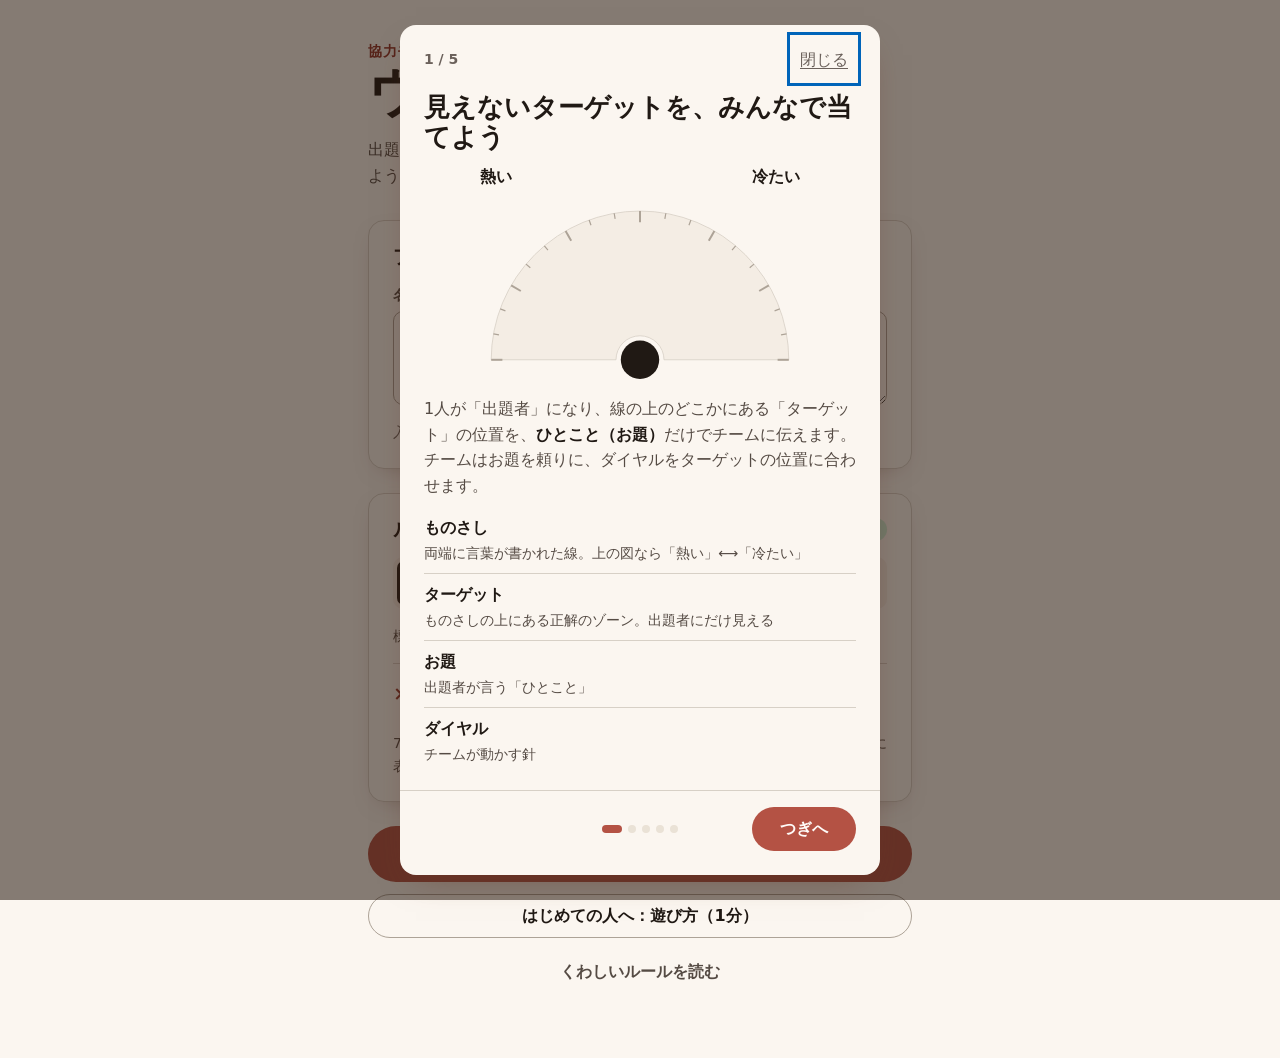
<file: index.html>
<!DOCTYPE html>
<html lang="ja">
<head>
<meta charset="utf-8">
<meta name="viewport" content="width=device-width, initial-scale=1, viewport-fit=cover">
<meta name="theme-color" content="#f7f3ee">
<title>ウェーブレングス — 協力モード</title>
<link rel="stylesheet" href="css/tokens.css">
<link rel="stylesheet" href="css/style.css">
</head>
<body>

<!-- ============================================================
     セットアップ
     ============================================================ -->
<section class="screen screen--setup" data-screen="setup">
  <header class="title">
    <p class="title__kicker">協力モード</p>
    <h1 class="title__name">ウェーブレングス</h1>
    <p class="title__lead">出題者のお題だけを頼りに、みんなでダイヤルを合わせよう。1台の端末を回して遊びます。</p>
  </header>

  <div class="card">
    <h2 class="card__title">プレイヤー</h2>
    <label class="field">
      <span class="field__label">名前（任意・1行に1人）</span>
      <textarea id="players" class="field__input" rows="3" placeholder="さくら&#10;たける&#10;…"></textarea>
    </label>
    <p class="field__help">入力すると出題者が順番に回ります。空欄でも遊べます。</p>
  </div>

  <div class="card">
    <div class="card__head">
      <h2 class="card__title">ルール</h2>
      <span class="badge" id="presetBadge">公式</span>
    </div>

    <div class="segmented" role="group" aria-label="プリセット">
      <button type="button" class="segmented__btn" data-preset="official">公式</button>
      <button type="button" class="segmented__btn" data-preset="easy">かんたん</button>
      <button type="button" class="segmented__btn" data-preset="hard">むずかしい</button>
    </div>
    <p class="preset-desc" id="presetDesc"></p>

    <details class="details" id="settingsDetails">
      <summary class="details__summary">くわしく設定する</summary>
      <p class="field__help">ルールを自分好みに変えられます。1つでも変えると「カスタム」になります。</p>

      <div class="setting">
        <div class="setting__row">
          <label class="setting__label" for="rounds">ラウンド数</label>
          <output class="setting__value" id="roundsValue" for="rounds">7</output>
        </div>
        <input type="range" id="rounds" class="range" min="3" max="15" step="1" value="7" data-setting="rounds">
        <p class="field__help">使うカードの枚数です。多いほど長く遊べます。</p>
      </div>

      <div class="setting">
        <div class="setting__row">
          <label class="setting__label" for="wedgeDeg">ゾーンの広さ</label>
          <output class="setting__value" id="wedgeDegValue" for="wedgeDeg">7°</output>
        </div>
        <input type="range" id="wedgeDeg" class="range" min="4" max="14" step="1" value="7" data-setting="wedgeDeg">
        <div class="dial dial--preview" id="dialPreview" aria-hidden="true"></div>
        <p class="field__help">ターゲットの色のついた部分の広さです。広いほど当てやすくなります。</p>
      </div>

      <div class="setting">
        <div class="setting__row">
          <span class="setting__label">中央ゾーンの点数</span>
        </div>
        <div class="segmented segmented--small" role="group" aria-label="中央ゾーンの点数">
          <button type="button" class="segmented__btn" data-setting="centerPoints" data-value="3">3点</button>
          <button type="button" class="segmented__btn" data-setting="centerPoints" data-value="4">4点</button>
        </div>
        <p class="field__help">ターゲットのど真ん中に当てたときの点数です。</p>
      </div>

      <div class="setting">
        <div class="setting__row">
          <span class="setting__label">外側ゾーンの点数</span>
        </div>
        <div class="segmented segmented--small" role="group" aria-label="外側ゾーンの点数">
          <button type="button" class="segmented__btn" data-setting="outerPoints" data-value="1">1点</button>
          <button type="button" class="segmented__btn" data-setting="outerPoints" data-value="2">2点</button>
        </div>
        <p class="field__help">いちばん外側のゾーンに当てたときの点数です。</p>
      </div>

      <label class="switch">
        <span class="switch__label">中央に当てたらカードを1枚追加</span>
        <input type="checkbox" class="switch__input" id="bonusOnCenter" data-setting="bonusOnCenter">
        <span class="switch__track" aria-hidden="true"></span>
      </label>
      <p class="field__help">中央にぴったり当てると、山札から1枚足されて1ラウンド増えます。</p>

      <label class="switch">
        <span class="switch__label">お題を画面に表示する</span>
        <input type="checkbox" class="switch__input" id="hintOnScreen" data-setting="hintOnScreen">
        <span class="switch__track" aria-hidden="true"></span>
      </label>
      <p class="field__help">オフにすると、出題者はお題を声に出して伝えます（画面には出ません）。</p>

      <label class="switch">
        <span class="switch__label">結果発表の演出（音・振動）</span>
        <input type="checkbox" class="switch__input" id="fxOn">
        <span class="switch__track" aria-hidden="true"></span>
      </label>
      <p class="field__help">静かにしたい教室ではオフにできます。ルールのプリセットには含まれません。</p>
    </details>

    <p class="summary" id="settingsSummary"></p>
  </div>

  <p class="best" id="bestLine" hidden></p>

  <div class="actions">
    <button type="button" class="btn btn--primary btn--big" id="startBtn">はじめる</button>
    <button type="button" class="btn" id="tutorialBtn">はじめての人へ：遊び方（1分）</button>
    <a class="btn btn--ghost" href="rules.html">くわしいルールを読む</a>
  </div>
</section>

<!-- ============================================================
     手渡し（出題者へ）
     ============================================================ -->
<section class="screen screen--cover" data-screen="handoff-psychic" hidden>
  <div class="cover">
    <p class="cover__kicker" id="hpRound">ラウンド 1 / 7</p>
    <p class="cover__who" id="hpWho">出題者</p>
    <p class="cover__msg">に端末を渡してください</p>
    <p class="cover__note">他の人は画面を見ないでください</p>
    <button type="button" class="btn btn--cover btn--big" data-next="psychic">出題者です — 続ける</button>
  </div>
</section>

<!-- ============================================================
     出題者
     ============================================================ -->
<section class="screen screen--psychic" data-screen="psychic" hidden>
  <header class="bar">
    <span class="bar__round" id="pRound">ラウンド 1 / 7</span>
    <span class="bar__role">出題者の画面</span>
    <button type="button" class="bar__help" data-help aria-label="この画面の説明を見る">？</button>
    <button type="button" class="bar__quit" data-quit>中断</button>
  </header>

  <div class="card">
    <h2 class="card__title">ものさしを選ぶ</h2>
    <p class="field__help">2つのうち、お題を出しやすい方をタップしてください。</p>
    <div class="faces">
      <button type="button" class="face" data-face="a">
        <span class="face__side" data-slot="aLeft"></span>
        <span class="face__arrow" aria-hidden="true">⟷</span>
        <span class="face__side" data-slot="aRight"></span>
      </button>
      <button type="button" class="face" data-face="b">
        <span class="face__side" data-slot="bLeft"></span>
        <span class="face__arrow" aria-hidden="true">⟷</span>
        <span class="face__side" data-slot="bRight"></span>
      </button>
    </div>
  </div>

  <div class="card" id="pTargetCard" hidden>
    <h2 class="card__title">ターゲット</h2>
    <div class="dialwrap">
      <div class="dialwrap__ends">
        <span class="dialwrap__end" data-slot="pLeft"></span>
        <span class="dialwrap__end dialwrap__end--right" data-slot="pRight"></span>
      </div>
      <div class="dial" id="dialPsychic"></div>
    </div>
    <p class="field__help">色のついた場所がターゲットです。いちばん濃い色のあたりを、チームに「お題（ひとこと）」で伝えます。</p>

    <label class="field" id="pHintField">
      <span class="field__label">お題（ひとこと）</span>
      <input type="text" id="pHint" class="field__input" maxlength="30" autocomplete="off" placeholder="ターゲットの位置を表すひとこと">
    </label>
    <p class="field__help" id="pHintOral" hidden>お題は声に出して伝えてください。</p>

    <details class="details" id="pTips">
      <summary class="details__summary">お題の考え方・見本を見る</summary>
      <p class="field__help">ターゲットの位置を、ひとことで伝えます。次のことに気をつけると伝わりやすくなります。</p>
      <ul class="tips">
        <li class="tips__item">数字や割合は使わない（例：「70%くらい」）</li>
        <li class="tips__item">「とても」「ちょっと」など、程度の言葉は避ける</li>
        <li class="tips__item">「〜な人」より、ものや人の名前のほうが伝わりやすい</li>
        <li class="tips__item">短く、ひとことで</li>
        <li class="tips__item">自分の感覚ではなく、一緒に遊ぶ人に伝わる言葉を選ぶ</li>
      </ul>
      <div id="pSamples" hidden>
        <p class="samples__title">このものさしのお題の見本</p>
        <ul class="samples" id="pSamplesList"></ul>
        <p class="field__help">見本は目安です。ターゲットの位置に合わせて、自分の言葉で考えてみましょう。</p>
      </div>
    </details>

    <button type="button" class="btn btn--primary btn--big" id="pDoneBtn">お題を伝えた — 画面を隠す</button>
  </div>
</section>

<!-- ============================================================
     手渡し（チームへ）
     ============================================================ -->
<section class="screen screen--cover" data-screen="handoff-team" hidden>
  <div class="cover">
    <p class="cover__kicker" id="htRound">ラウンド 1 / 7</p>
    <p class="cover__who">チーム</p>
    <p class="cover__msg">に端末を渡してください</p>
    <p class="cover__note">出題者はここから先、話したりジェスチャーしたりできません</p>
    <button type="button" class="btn btn--cover btn--big" data-next="team">チームです — 続ける</button>
  </div>
</section>

<!-- ============================================================
     チーム
     ============================================================ -->
<section class="screen screen--team" data-screen="team" hidden>
  <header class="bar">
    <span class="bar__round" id="tRound">ラウンド 1 / 7</span>
    <span class="bar__role">チームの画面</span>
    <button type="button" class="bar__help" data-help aria-label="この画面の説明を見る">？</button>
    <button type="button" class="bar__quit" data-quit>中断</button>
  </header>

  <div class="hintwrap">
    <div class="hint" id="tHintBox">
      <span class="hint__label">お題</span>
      <span class="hint__text" id="tHint"></span>
    </div>
    <p class="field__help" id="tHintNote">出題者が出したお題です。ものさしのどのあたりを指していそうか、みんなで相談しましょう。</p>
    <p class="field__help" id="tOralNote" hidden>出題者が声に出したお題を思い出して、ものさしのどのあたりを指していそうか相談しましょう。</p>
  </div>

  <div class="card">
    <div class="dialwrap">
      <div class="dialwrap__ends">
        <span class="dialwrap__end" data-slot="tLeft"></span>
        <span class="dialwrap__end dialwrap__end--right" data-slot="tRight"></span>
      </div>
      <div class="dial" id="dialTeam"></div>
    </div>

    <div class="finetune">
      <button type="button" class="btn btn--round" data-nudge="-1" aria-label="左へ1度">◀</button>
      <input type="range" class="range range--dial" id="tRange" min="0" max="180" step="0.5" value="90" aria-label="ダイヤルの位置">
      <button type="button" class="btn btn--round" data-nudge="1" aria-label="右へ1度">▶</button>
    </div>
    <p class="field__help">ダイヤルをドラッグするか、スライダーで微調整。相談は自由です。</p>

    <button type="button" class="btn btn--primary btn--big" id="tDecideBtn">この位置で決定</button>
  </div>
</section>

<!-- ============================================================
     公開
     ============================================================ -->
<section class="screen screen--reveal" data-screen="reveal" hidden>
  <header class="bar">
    <span class="bar__round" id="rRound">ラウンド 1 / 7</span>
    <span class="bar__role">結果</span>
    <button type="button" class="bar__help" data-help aria-label="この画面の説明を見る">？</button>
  </header>

  <div class="card">
    <div class="dialwrap">
      <div class="dialwrap__ends">
        <span class="dialwrap__end" data-slot="rLeft"></span>
        <span class="dialwrap__end dialwrap__end--right" data-slot="rRight"></span>
      </div>
      <div class="dial" id="dialReveal"></div>
    </div>

    <div class="result">
      <p class="result__points"><span id="rPoints">0</span><span class="result__unit">点</span></p>
      <p class="result__label" id="rLabel"></p>
      <p class="result__bonus" id="rBonus" hidden>中央ヒット！ カードが1枚追加されました</p>
    </div>

    <dl class="stats">
      <div class="stats__item"><dt>お題</dt><dd id="rHint">—</dd></div>
      <div class="stats__item"><dt>合計</dt><dd id="rTotal">0</dd></div>
      <div class="stats__item"><dt>残り</dt><dd id="rLeft">0</dd></div>
    </dl>

    <button type="button" class="btn btn--primary btn--big" id="rNextBtn">次のラウンドへ</button>
  </div>
</section>

<!-- ============================================================
     最終結果
     ============================================================ -->
<section class="screen screen--result" data-screen="result" hidden>
  <header class="title title--compact">
    <p class="title__kicker">ゲーム終了</p>
    <h1 class="title__name">結果</h1>
  </header>

  <div class="card card--score">
    <p class="score"><span id="fScore">0</span><span class="score__max">/ <span id="fMax">21</span></span></p>
    <p class="score__msg" id="fMessage"></p>
    <p class="score__sub" id="fSub"></p>
  </div>

  <div class="card">
    <h2 class="card__title">ラウンドごとの記録</h2>
    <ol class="history" id="fHistory"></ol>
  </div>

  <div class="actions">
    <button type="button" class="btn btn--primary btn--big" id="fAgainBtn">同じ設定でもう一度</button>
    <button type="button" class="btn btn--ghost" id="fSetupBtn">設定にもどる</button>
  </div>
</section>

<!-- ============================================================
     遊び方（はじめて起動したときに自動表示・いつでも開き直せる）
     ============================================================ -->
<dialog class="modal" id="tutorialDialog" aria-label="遊び方の説明">
  <div class="modal__head">
    <p class="modal__step" id="tutCount">1 / 5</p>
    <button type="button" class="modal__skip" id="tutSkip">閉じる</button>
  </div>

  <div class="modal__body" id="tutBody">
    <section class="tut" data-tut>
      <h2 class="tut__title">見えないターゲットを、みんなで当てよう</h2>
      <div class="dialwrap tut__visual">
        <div class="dialwrap__ends">
          <span class="dialwrap__end">熱い</span>
          <span class="dialwrap__end dialwrap__end--right">冷たい</span>
        </div>
        <div class="dial" id="tutDial1" aria-hidden="true"></div>
      </div>
      <p class="tut__text">1人が「出題者」になり、線の上のどこかにある「ターゲット」の位置を、<strong>ひとこと（お題）</strong>だけでチームに伝えます。チームはお題を頼りに、ダイヤルをターゲットの位置に合わせます。</p>
      <dl class="glossary glossary--tut">
        <div class="glossary__item"><dt>ものさし</dt><dd>両端に言葉が書かれた線。上の図なら「熱い」⟷「冷たい」</dd></div>
        <div class="glossary__item"><dt>ターゲット</dt><dd>ものさしの上にある正解のゾーン。出題者にだけ見える</dd></div>
        <div class="glossary__item"><dt>お題</dt><dd>出題者が言う「ひとこと」</dd></div>
        <div class="glossary__item"><dt>ダイヤル</dt><dd>チームが動かす針</dd></div>
      </dl>
    </section>

    <section class="tut" data-tut hidden>
      <h2 class="tut__title">出題者だけが、ターゲットを見る</h2>
      <div class="dialwrap tut__visual">
        <div class="dialwrap__ends">
          <span class="dialwrap__end">熱い</span>
          <span class="dialwrap__end dialwrap__end--right">冷たい</span>
        </div>
        <div class="dial" id="tutDial2" aria-hidden="true"></div>
      </div>
      <p class="tut__text">色のついた部分がターゲットです。<strong>濃い色ほど高得点</strong>。ここは出題者にだけ見えます。</p>
      <p class="tut__note">端末を出題者に渡すと、ターゲットが表示されます。ほかの人は画面を見ないでください。</p>
    </section>

    <section class="tut" data-tut hidden>
      <h2 class="tut__title">お題は「ひとこと」で位置を伝える</h2>
      <p class="tut__text">「熱い」⟷「冷たい」のものさしなら、こんな感じです。</p>
      <ul class="samples samples--tut">
        <li class="samples__item"><span class="samples__pos">「熱い」寄り</span><span class="samples__word">サウナ</span></li>
        <li class="samples__item"><span class="samples__pos">まんなか</span><span class="samples__word">ぬるま湯</span></li>
        <li class="samples__item"><span class="samples__pos">「冷たい」寄り</span><span class="samples__word">かき氷</span></li>
      </ul>
      <p class="tut__text">ターゲットの位置に合う言葉を考えて、声に出すか、画面に入力します。</p>
      <ul class="tips">
        <li class="tips__item">数字は使わない</li>
        <li class="tips__item">「とても」など、程度の言葉は避ける</li>
        <li class="tips__item">短く、ひとことで</li>
      </ul>
    </section>

    <section class="tut" data-tut hidden>
      <h2 class="tut__title">チームで相談して、ダイヤルを合わせる</h2>
      <div class="dialwrap tut__visual">
        <div class="dialwrap__ends">
          <span class="dialwrap__end">熱い</span>
          <span class="dialwrap__end dialwrap__end--right">冷たい</span>
        </div>
        <div class="dial" id="tutDial4" aria-hidden="true"></div>
      </div>
      <p class="tut__text">出題者のお題を聞いたら、チームで相談します。ダイヤルをドラッグして「この位置で決定」を押しましょう。</p>
      <p class="tut__note">出題者はここから先、話したり身振りをしたりできません。</p>
    </section>

    <section class="tut" data-tut hidden>
      <h2 class="tut__title">答え合わせ！中央に近いほど高得点</h2>
      <div class="dialwrap tut__visual">
        <div class="dialwrap__ends">
          <span class="dialwrap__end">熱い</span>
          <span class="dialwrap__end dialwrap__end--right">冷たい</span>
        </div>
        <div class="dial" id="tutDial5" aria-hidden="true"></div>
      </div>
      <p class="tut__text">ターゲットが公開されて、針が指したゾーンの点数がもらえます。<strong>中央にぴったり当たると、カードが1枚増えます。</strong>カードを使い切ったら終わりです。</p>
      <p class="tut__note">端末は「出題者 → チーム」の順に渡し合います。</p>
      <a class="modal__link" href="rules.html">くわしいルールを読む</a>
    </section>
  </div>

  <div class="modal__foot">
    <button type="button" class="btn" id="tutPrev">もどる</button>
    <div class="dots" id="tutDots" aria-hidden="true"></div>
    <button type="button" class="btn btn--primary" id="tutNext">つぎへ</button>
  </div>
</dialog>

<!-- ============================================================
     この画面の説明（各画面の「？」ボタン）
     ============================================================ -->
<dialog class="modal" id="helpDialog" aria-labelledby="helpTitle">
  <div class="modal__body">
    <h2 class="tut__title" id="helpTitle">この画面でやること</h2>
    <div class="helpbody" id="helpBody"></div>
  </div>
  <div class="modal__foot modal__foot--stack">
    <button type="button" class="btn btn--primary" id="helpClose">とじる</button>
    <button type="button" class="btn btn--ghost" id="helpTutorial">遊び方を最初から見る</button>
  </div>
</dialog>

<script src="data/prompts.js"></script>
<script src="js/game-logic.js"></script>
<script src="js/dial.js"></script>
<script src="js/sound.js"></script>
<script src="js/app.js"></script>
</body>
</html>
</file>
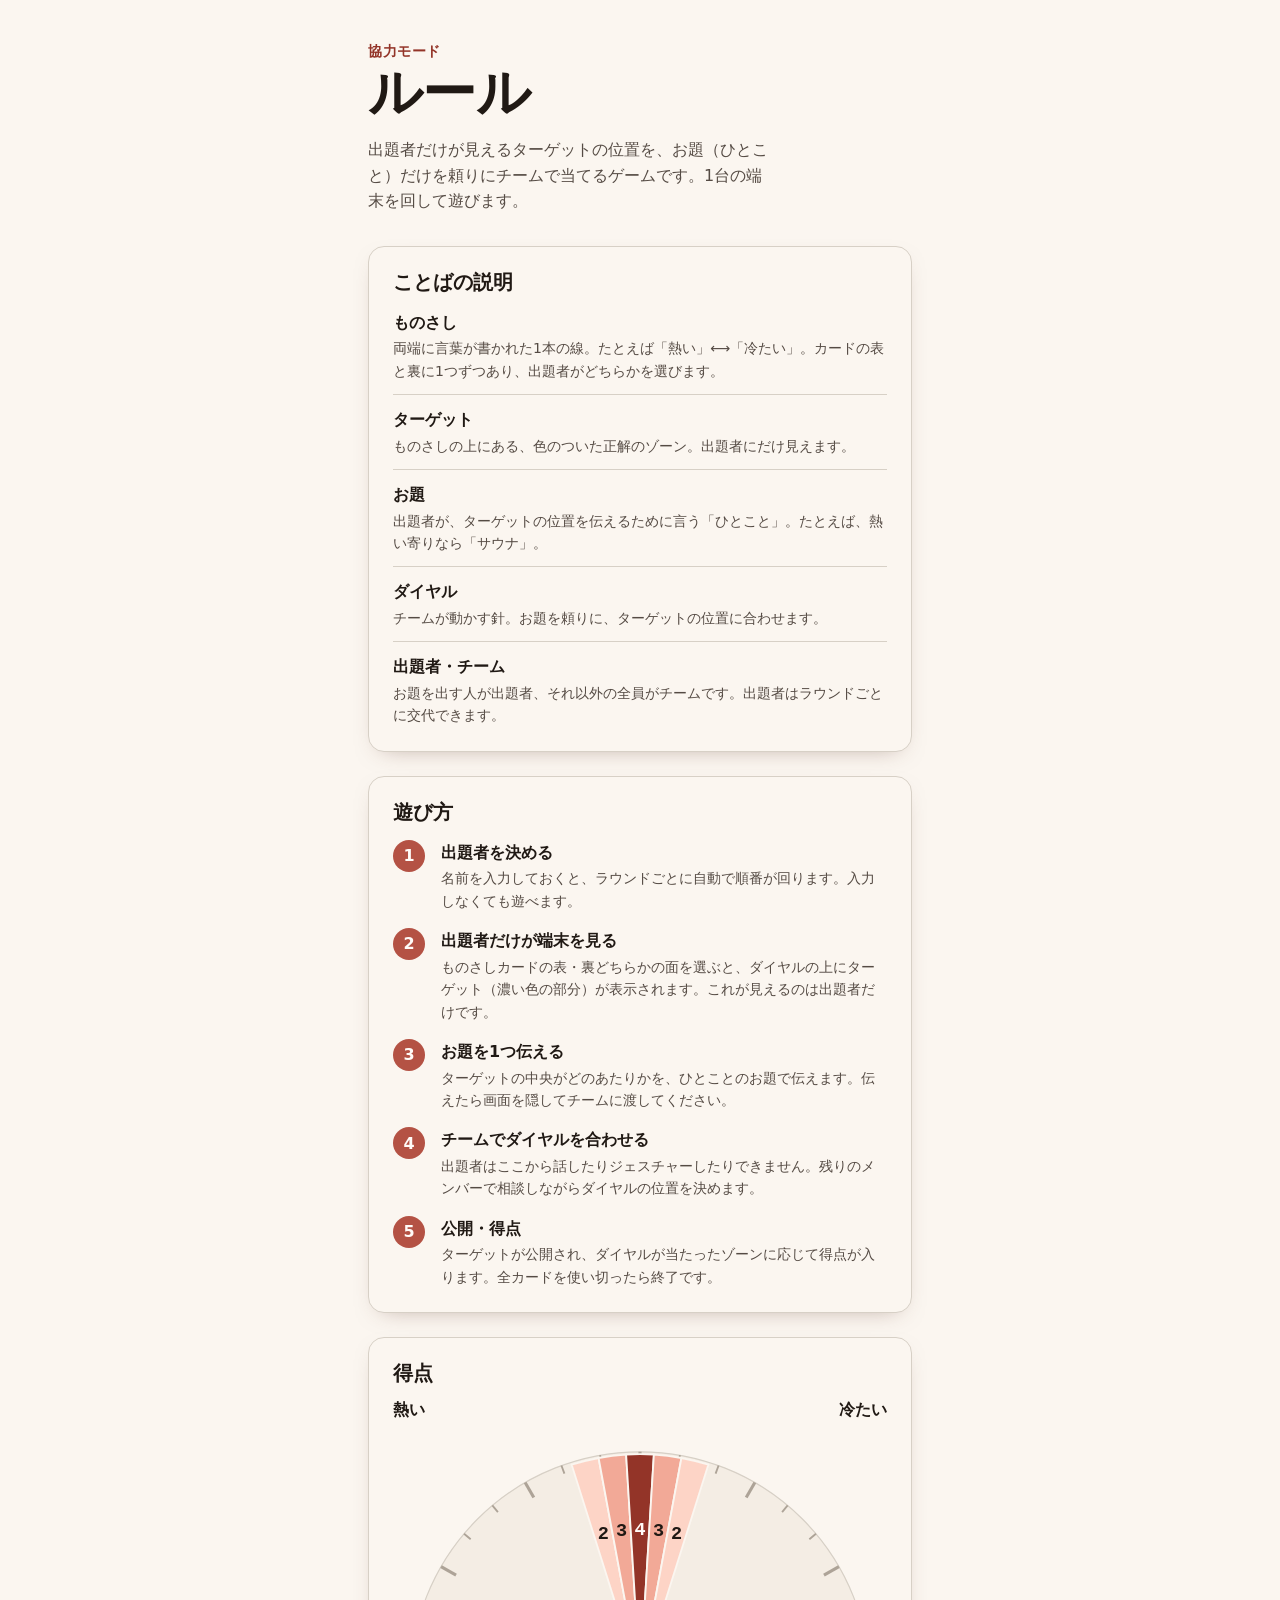
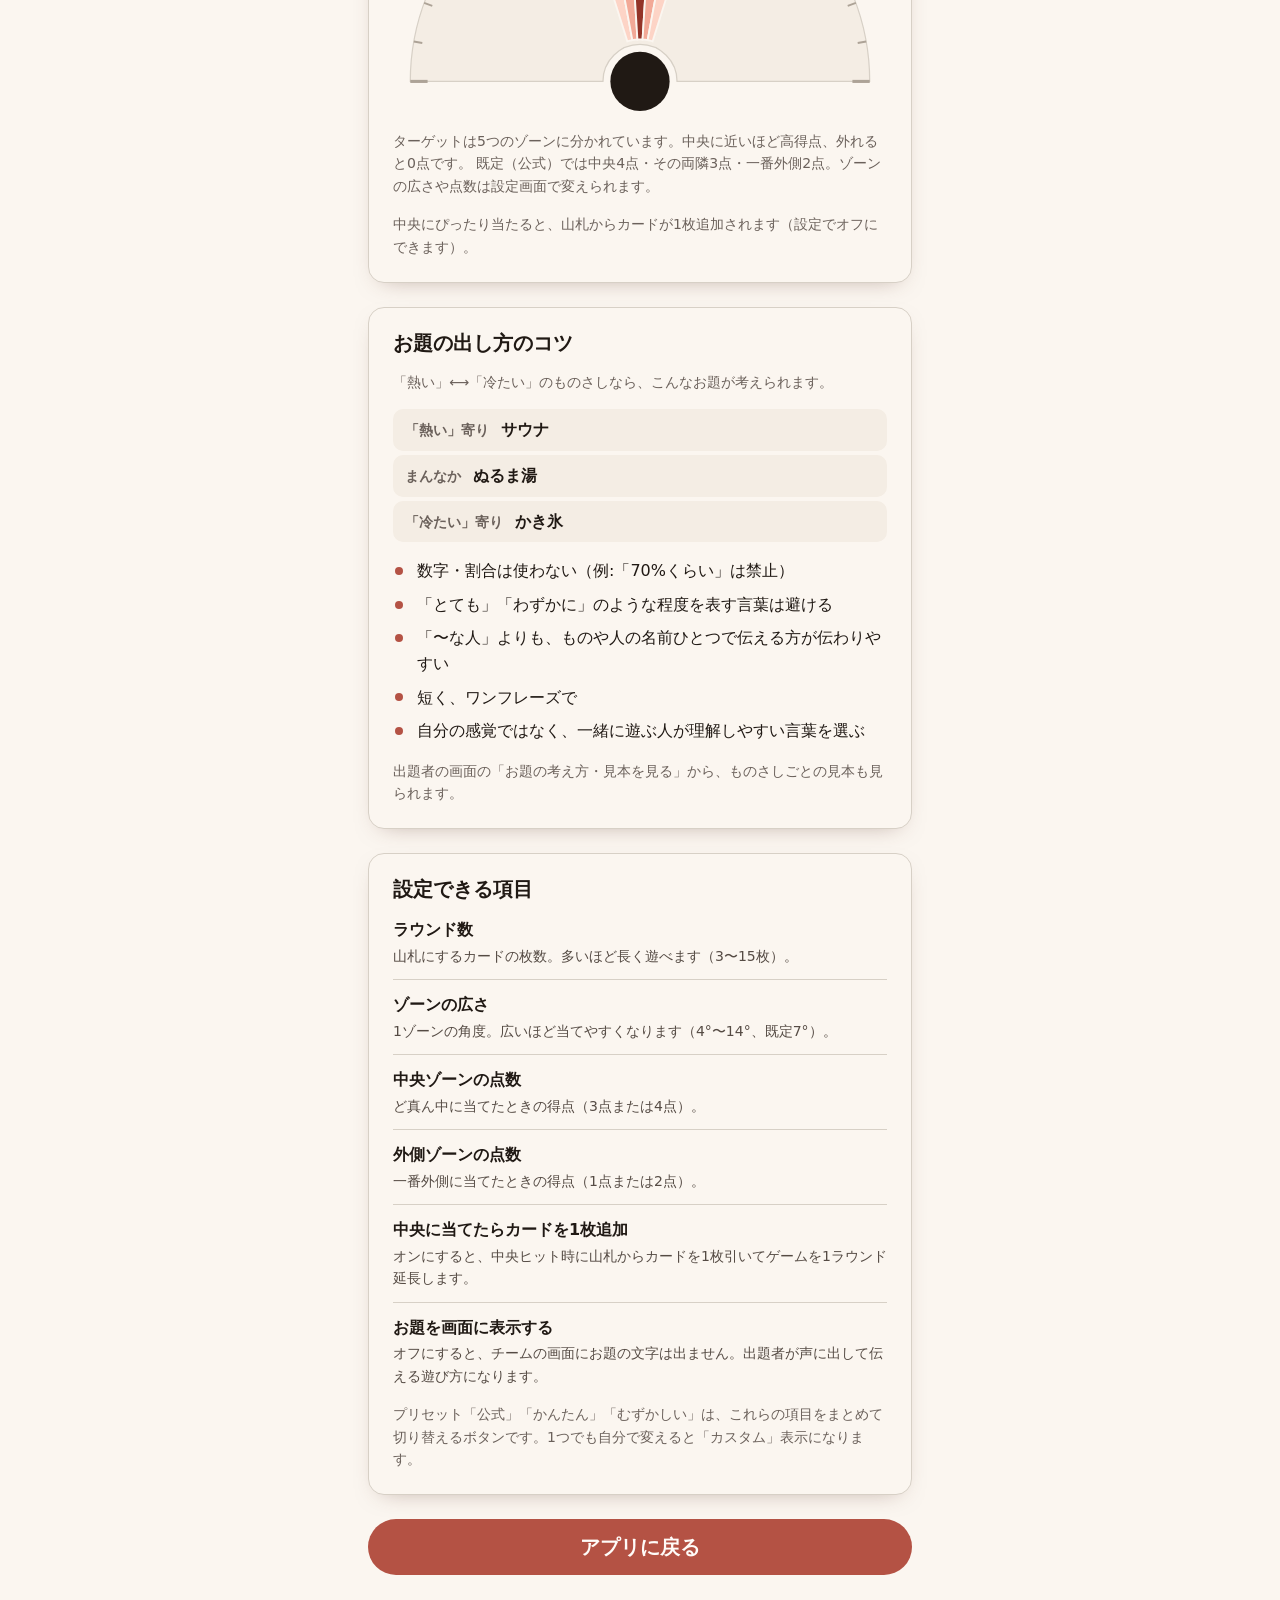
<file: rules.html>
<!DOCTYPE html>
<html lang="ja">
<head>
<meta charset="utf-8">
<meta name="viewport" content="width=device-width, initial-scale=1, viewport-fit=cover">
<meta name="theme-color" content="#f7f3ee">
<title>ルール — ウェーブレングス</title>
<link rel="stylesheet" href="css/tokens.css">
<link rel="stylesheet" href="css/style.css">
</head>
<body>

<main class="screen">
  <header class="title">
    <p class="title__kicker">協力モード</p>
    <h1 class="title__name">ルール</h1>
    <p class="title__lead">出題者だけが見えるターゲットの位置を、お題（ひとこと）だけを頼りにチームで当てるゲームです。1台の端末を回して遊びます。</p>
  </header>

  <div class="card">
    <h2 class="card__title">ことばの説明</h2>
    <dl class="glossary">
      <div class="glossary__item">
        <dt>ものさし</dt>
        <dd>両端に言葉が書かれた1本の線。たとえば「熱い」⟷「冷たい」。カードの表と裏に1つずつあり、出題者がどちらかを選びます。</dd>
      </div>
      <div class="glossary__item">
        <dt>ターゲット</dt>
        <dd>ものさしの上にある、色のついた正解のゾーン。出題者にだけ見えます。</dd>
      </div>
      <div class="glossary__item">
        <dt>お題</dt>
        <dd>出題者が、ターゲットの位置を伝えるために言う「ひとこと」。たとえば、熱い寄りなら「サウナ」。</dd>
      </div>
      <div class="glossary__item">
        <dt>ダイヤル</dt>
        <dd>チームが動かす針。お題を頼りに、ターゲットの位置に合わせます。</dd>
      </div>
      <div class="glossary__item">
        <dt>出題者・チーム</dt>
        <dd>お題を出す人が出題者、それ以外の全員がチームです。出題者はラウンドごとに交代できます。</dd>
      </div>
    </dl>
  </div>

  <div class="card">
    <h2 class="card__title">遊び方</h2>
    <ol class="steps">
      <li class="steps__item">
        <span class="steps__num">1</span>
        <div class="steps__body">
          <p class="steps__head">出題者を決める</p>
          <p class="steps__text">名前を入力しておくと、ラウンドごとに自動で順番が回ります。入力しなくても遊べます。</p>
        </div>
      </li>
      <li class="steps__item">
        <span class="steps__num">2</span>
        <div class="steps__body">
          <p class="steps__head">出題者だけが端末を見る</p>
          <p class="steps__text">ものさしカードの表・裏どちらかの面を選ぶと、ダイヤルの上にターゲット（濃い色の部分）が表示されます。これが見えるのは出題者だけです。</p>
        </div>
      </li>
      <li class="steps__item">
        <span class="steps__num">3</span>
        <div class="steps__body">
          <p class="steps__head">お題を1つ伝える</p>
          <p class="steps__text">ターゲットの中央がどのあたりかを、ひとことのお題で伝えます。伝えたら画面を隠してチームに渡してください。</p>
        </div>
      </li>
      <li class="steps__item">
        <span class="steps__num">4</span>
        <div class="steps__body">
          <p class="steps__head">チームでダイヤルを合わせる</p>
          <p class="steps__text">出題者はここから話したりジェスチャーしたりできません。残りのメンバーで相談しながらダイヤルの位置を決めます。</p>
        </div>
      </li>
      <li class="steps__item">
        <span class="steps__num">5</span>
        <div class="steps__body">
          <p class="steps__head">公開・得点</p>
          <p class="steps__text">ターゲットが公開され、ダイヤルが当たったゾーンに応じて得点が入ります。全カードを使い切ったら終了です。</p>
        </div>
      </li>
    </ol>
  </div>

  <div class="card">
    <h2 class="card__title">得点</h2>
    <div class="dialwrap">
      <div class="dialwrap__ends">
        <span class="dialwrap__end">熱い</span>
        <span class="dialwrap__end dialwrap__end--right">冷たい</span>
      </div>
      <div class="dial" id="sampleDial" aria-hidden="true"></div>
    </div>
    <p class="field__help">
      ターゲットは5つのゾーンに分かれています。中央に近いほど高得点、外れると0点です。
      既定（公式）では中央4点・その両隣3点・一番外側2点。ゾーンの広さや点数は設定画面で変えられます。
    </p>
    <p class="field__help">
      中央にぴったり当たると、山札からカードが1枚追加されます（設定でオフにできます）。
    </p>
  </div>

  <div class="card">
    <h2 class="card__title">お題の出し方のコツ</h2>
    <p class="field__help">「熱い」⟷「冷たい」のものさしなら、こんなお題が考えられます。</p>
    <ul class="samples">
      <li class="samples__item"><span class="samples__pos">「熱い」寄り</span><span class="samples__word">サウナ</span></li>
      <li class="samples__item"><span class="samples__pos">まんなか</span><span class="samples__word">ぬるま湯</span></li>
      <li class="samples__item"><span class="samples__pos">「冷たい」寄り</span><span class="samples__word">かき氷</span></li>
    </ul>
    <ul class="tips">
      <li class="tips__item">数字・割合は使わない（例:「70%くらい」は禁止）</li>
      <li class="tips__item">「とても」「わずかに」のような程度を表す言葉は避ける</li>
      <li class="tips__item">「〜な人」よりも、ものや人の名前ひとつで伝える方が伝わりやすい</li>
      <li class="tips__item">短く、ワンフレーズで</li>
      <li class="tips__item">自分の感覚ではなく、一緒に遊ぶ人が理解しやすい言葉を選ぶ</li>
    </ul>
    <p class="field__help">出題者の画面の「お題の考え方・見本を見る」から、ものさしごとの見本も見られます。</p>
  </div>

  <div class="card">
    <h2 class="card__title">設定できる項目</h2>
    <dl class="glossary">
      <div class="glossary__item">
        <dt>ラウンド数</dt>
        <dd>山札にするカードの枚数。多いほど長く遊べます（3〜15枚）。</dd>
      </div>
      <div class="glossary__item">
        <dt>ゾーンの広さ</dt>
        <dd>1ゾーンの角度。広いほど当てやすくなります（4°〜14°、既定7°）。</dd>
      </div>
      <div class="glossary__item">
        <dt>中央ゾーンの点数</dt>
        <dd>ど真ん中に当てたときの得点（3点または4点）。</dd>
      </div>
      <div class="glossary__item">
        <dt>外側ゾーンの点数</dt>
        <dd>一番外側に当てたときの得点（1点または2点）。</dd>
      </div>
      <div class="glossary__item">
        <dt>中央に当てたらカードを1枚追加</dt>
        <dd>オンにすると、中央ヒット時に山札からカードを1枚引いてゲームを1ラウンド延長します。</dd>
      </div>
      <div class="glossary__item">
        <dt>お題を画面に表示する</dt>
        <dd>オフにすると、チームの画面にお題の文字は出ません。出題者が声に出して伝える遊び方になります。</dd>
      </div>
    </dl>
    <p class="field__help">プリセット「公式」「かんたん」「むずかしい」は、これらの項目をまとめて切り替えるボタンです。1つでも自分で変えると「カスタム」表示になります。</p>
  </div>

  <div class="actions">
    <a class="btn btn--primary btn--big" href="index.html">アプリに戻る</a>
  </div>
</main>

<script src="js/game-logic.js"></script>
<script src="js/dial.js"></script>
<script>
  (function () {
    var el = document.getElementById('sampleDial');
    if (!el || !window.Dial || !window.WavelengthLogic) return;
    var L = window.WavelengthLogic;
    var settings = L.PRESETS.official;
    var dial = window.Dial.create(el, { interactive: false });
    dial.setTarget(90, { wedgeDeg: settings.wedgeDeg, zonePoints: L.zonePoints(settings) });
    dial.setNeedleVisible(false);
  })();
</script>
</body>
</html>
</file>
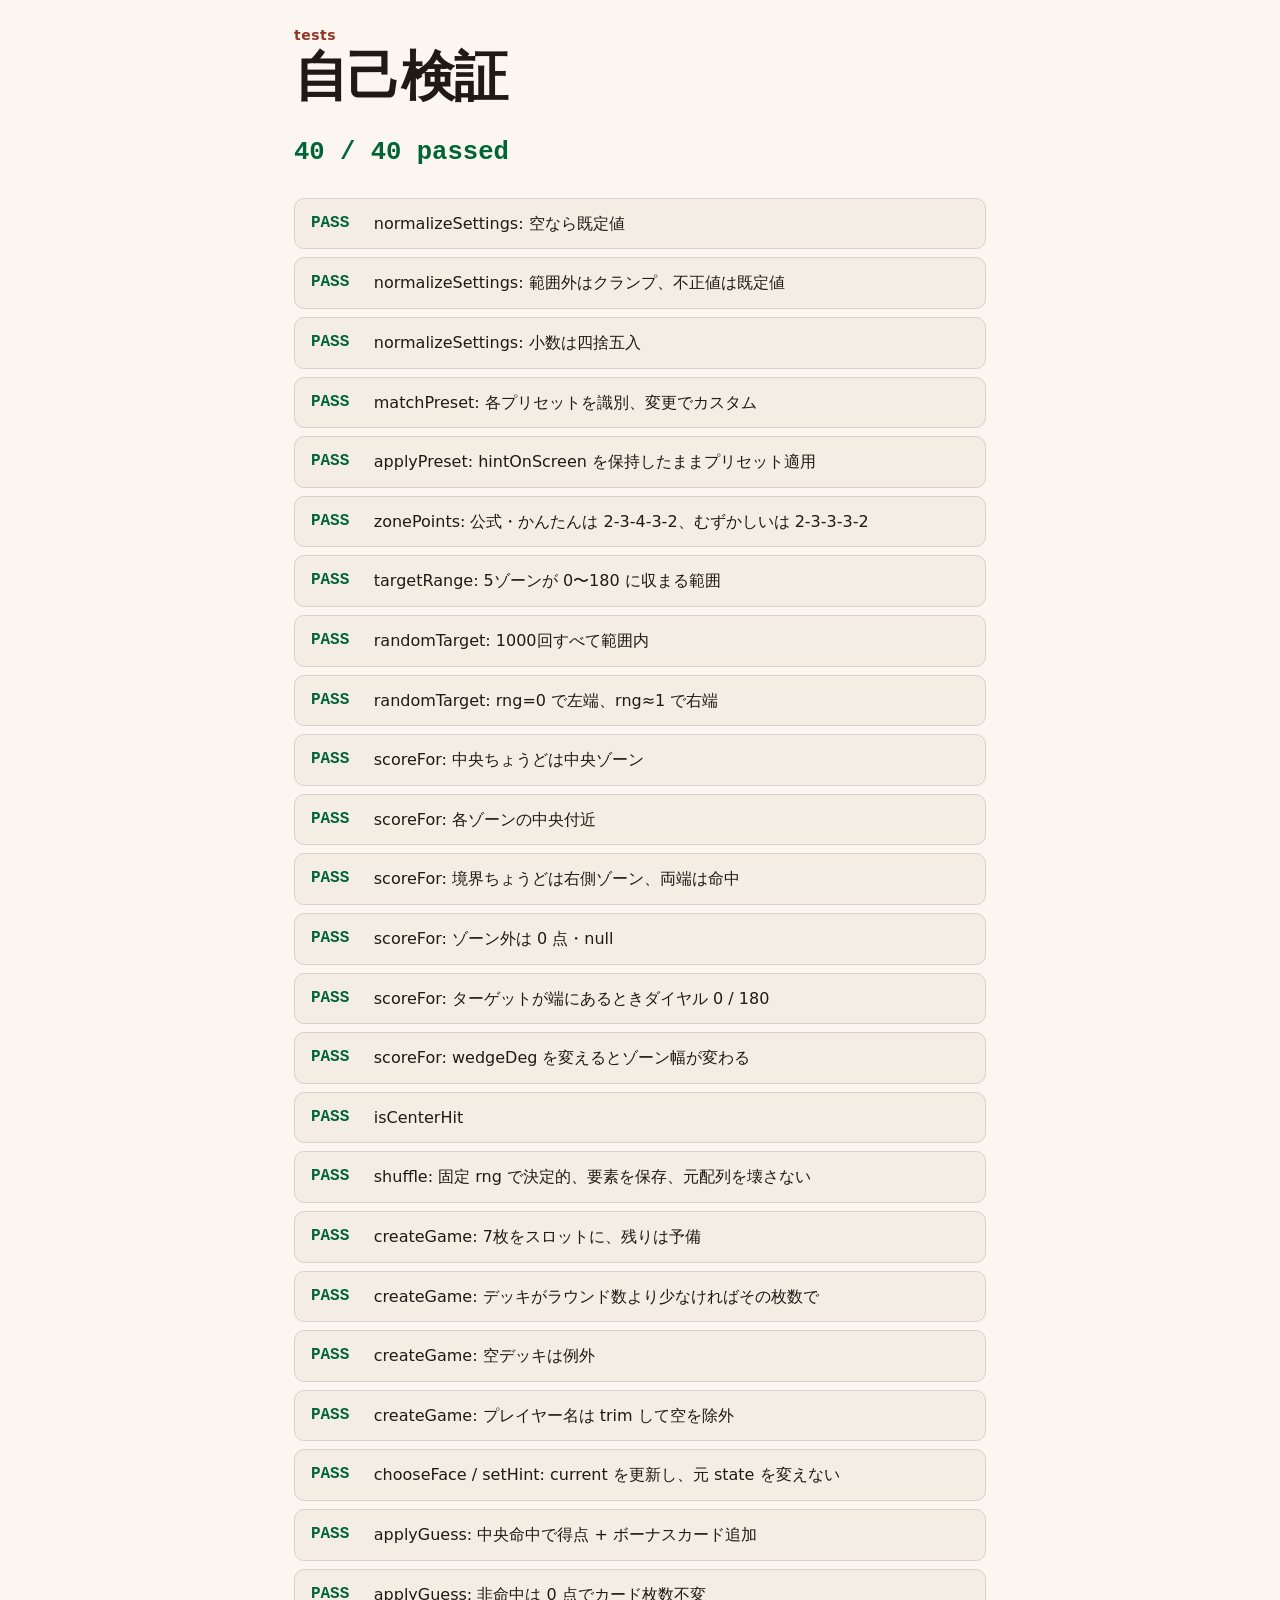
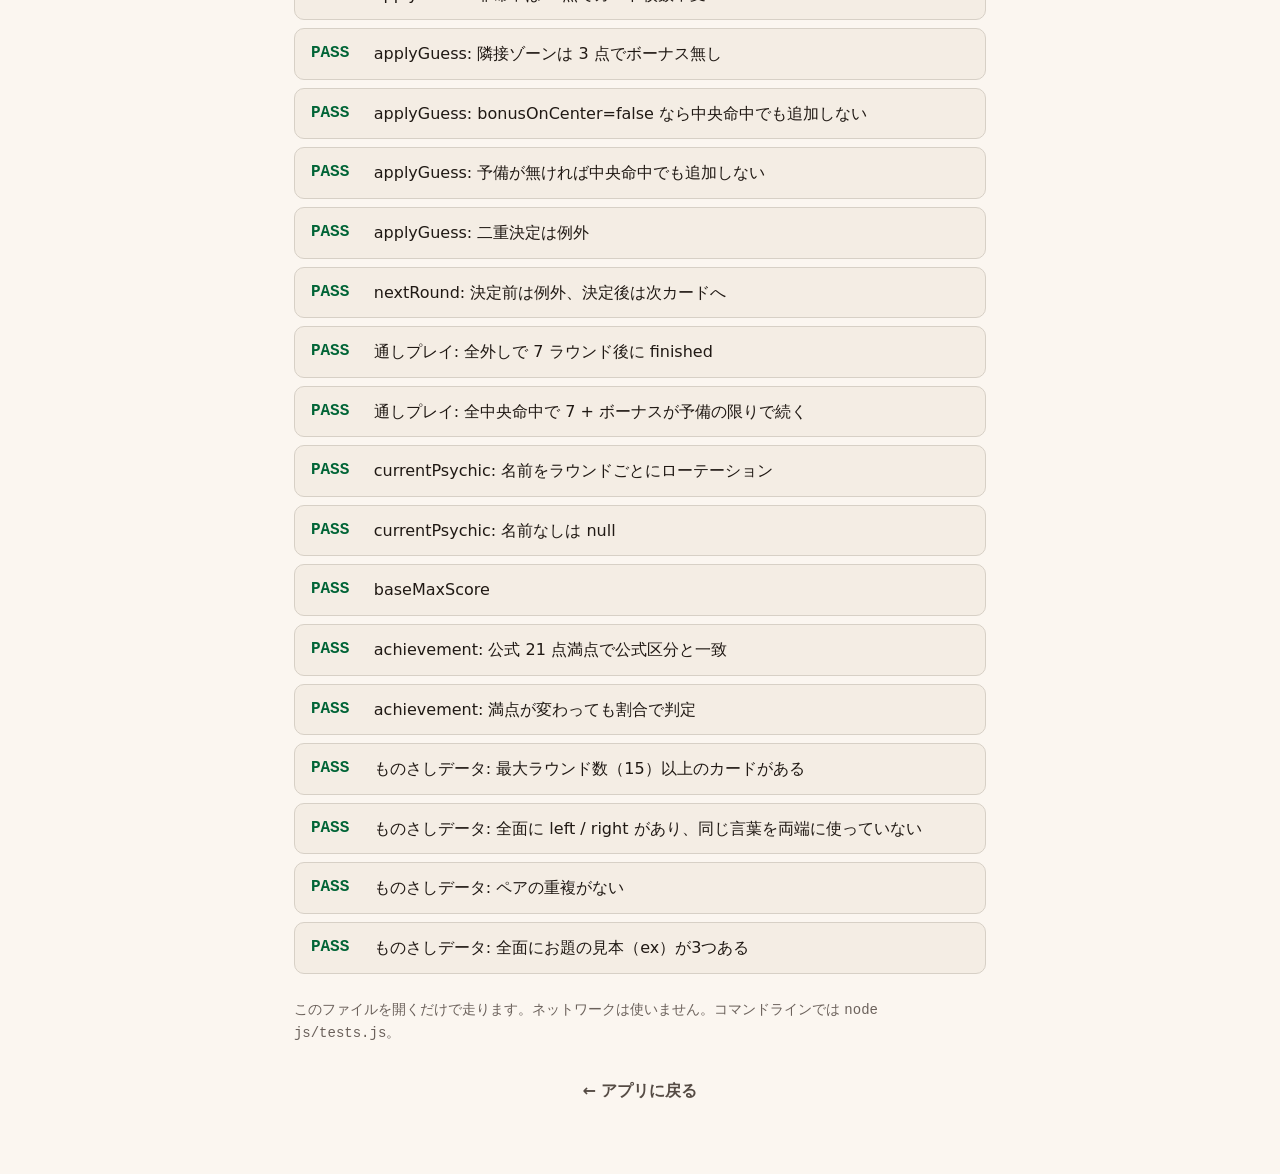
<file: tests.html>
<!DOCTYPE html>
<html lang="ja">
<head>
<meta charset="utf-8">
<meta name="viewport" content="width=device-width, initial-scale=1">
<title>自己検証 — ウェーブレングス</title>
<link rel="stylesheet" href="css/tokens.css">
<link rel="stylesheet" href="css/style.css">
<style>
  .tests { max-width: 68ch; margin: 0 auto; display: flex; flex-direction: column; gap: var(--space-md); }
  .tests__summary { font-family: var(--font-mono); font-size: var(--text-xl); font-weight: 700; }
  .tests__summary[data-ok="true"]  { color: var(--color-ok); }
  .tests__summary[data-ok="false"] { color: var(--color-danger); }
  .tests__list { list-style: none; margin: 0; padding: 0; display: flex; flex-direction: column; gap: var(--space-2xs); }
  .tests__item { display: grid; grid-template-columns: 5ch minmax(0, 1fr); gap: var(--space-xs);
                 padding: var(--space-xs) var(--space-sm); border: var(--rule-hair) solid var(--color-rule);
                 border-radius: var(--radius-input); background: var(--color-paper-2); }
  .tests__mark { font-family: var(--font-mono); font-weight: 700; }
  .tests__item[data-ok="true"]  .tests__mark { color: var(--color-ok); }
  .tests__item[data-ok="false"] .tests__mark { color: var(--color-danger); }
  .tests__item[data-ok="false"] { border-color: var(--color-danger); }
  .tests__detail { display: block; font-family: var(--font-mono); font-size: var(--text-xs); color: var(--color-ink-3); overflow-wrap: anywhere; }
</style>
</head>
<body>

<main class="tests">
  <header class="title title--compact">
    <p class="title__kicker">tests</p>
    <h1 class="title__name">自己検証</h1>
  </header>
  <p class="tests__summary" id="summary">実行中…</p>
  <ul class="tests__list" id="list"></ul>
  <p class="field__help">このファイルを開くだけで走ります。ネットワークは使いません。コマンドラインでは <code>node js/tests.js</code>。</p>
  <a class="btn btn--ghost" href="index.html">← アプリに戻る</a>
</main>

<script src="data/prompts.js"></script>
<script src="js/game-logic.js"></script>
<script src="js/tests.js"></script>
<script>
  (function () {
    const results = window.WavelengthTestResults || [];
    const list = document.getElementById('list');
    const summary = document.getElementById('summary');
    let pass = 0;
    results.forEach((r) => {
      if (r.ok) pass++;
      const li = document.createElement('li');
      li.className = 'tests__item';
      li.dataset.ok = String(r.ok);
      const mark = document.createElement('span');
      mark.className = 'tests__mark';
      mark.textContent = r.ok ? 'PASS' : 'FAIL';
      const body = document.createElement('span');
      body.textContent = r.name;
      if (!r.ok) {
        const d = document.createElement('span');
        d.className = 'tests__detail';
        d.textContent = r.detail;
        body.appendChild(d);
      }
      li.appendChild(mark);
      li.appendChild(body);
      list.appendChild(li);
    });
    summary.textContent = pass + ' / ' + results.length + ' passed';
    summary.dataset.ok = String(pass === results.length);
  })();
</script>
</body>
</html>
</file>
<file: css/tokens.css>
/* Hallmark · genre: playful (quiet register) · macrostructure: Workbench (single-screen app) · theme: Coral
 * enrichment: none — ダイヤルそのものが主役 · nav: none (app) · footer: none (app)
 * tone: calm / friendly · anchor hue: coral 30 · light theme only (no dark variant by request)
 * deviation: Web フォントを読まない。教室ネットワーク無し・file:// 起動が要件のため system font stack。
 * pre-emit critique: P5 H4 E4 S4 R5 V4
 */

:root {
  color-scheme: light;

  /* ============================================================
     フォント — 日本語フォールバックを明示。Web フォント無し。
     ============================================================ */
  --font-display: "Segoe UI Variable Display", "Segoe UI", "Hiragino Sans",
                  "Yu Gothic UI", "Noto Sans JP", system-ui, sans-serif;
  --font-body:    "Segoe UI", "Hiragino Sans", "Yu Gothic UI",
                  "Noto Sans JP", system-ui, sans-serif;
  --font-mono:    "Cascadia Mono", Consolas, "SF Mono", Menlo,
                  "BIZ UDGothic", monospace;

  /* ============================================================
     紙とインク — Coral の暖かい near-white。純白・純黒は使わない。
     ============================================================ */
  --color-paper:    oklch(97.5% 0.010 75);
  --color-paper-2:  oklch(95.0% 0.014 75);
  --color-paper-3:  oklch(91.5% 0.018 75);

  --color-ink:      oklch(22% 0.014 55);
  --color-ink-2:    oklch(42% 0.018 55);
  --color-ink-3:    oklch(50% 0.016 55);

  --color-rule:     oklch(86% 0.016 75);
  --color-rule-strong: oklch(72% 0.020 70);

  /* ============================================================
     アクセント — コーラル1色のトーンランプ。ゾーンの点数は濃さで表す。
     ============================================================ */
  --color-accent:        oklch(56% 0.13 30);   /* 主ボタン・針（白文字とのコントラスト比 4.8:1） */
  --color-accent-deep:   oklch(46% 0.13 30);   /* 中央ゾーン・押下（同 7.4:1） */
  --color-accent-soft:   oklch(80% 0.09 35);   /* 隣接ゾーン */
  --color-accent-pale:   oklch(90% 0.05 40);   /* 外側ゾーン */
  --color-accent-tint:   oklch(95% 0.025 45);  /* 出題者画面の地 */
  --color-accent-ink:    oklch(99% 0.006 45);  /* アクセント上の文字 */

  /* 手渡し画面 — 全面を濃いインクで塗り「見てはいけない」状態を明示 */
  --color-cover:         oklch(28% 0.030 40);
  --color-cover-2:       oklch(36% 0.030 40);
  --color-cover-ink:     oklch(97% 0.010 75);

  /* 状態 */
  --color-focus:         oklch(50% 0.16 250);
  --color-ok:            oklch(44% 0.11 155);
  --color-ok-soft:       oklch(92% 0.05 155);
  --color-danger:        oklch(52% 0.16 25);

  /* ============================================================
     タイプスケール
     ============================================================ */
  --text-xs:  0.75rem;
  --text-sm:  0.875rem;
  --text-md:  1rem;
  --text-lg:  1.25rem;
  --text-xl:  1.6rem;
  --text-2xl: 2.1rem;
  --text-display: clamp(2.2rem, 4vw + 1.2rem, 3.4rem);
  --text-score:   clamp(3rem, 10vw, 5rem);

  --leading-tight: 1.15;
  --leading-body:  1.6;

  /* ============================================================
     4pt spacing
     ============================================================ */
  --space-3xs: 0.25rem;
  --space-2xs: 0.5rem;
  --space-xs:  0.75rem;
  --space-sm:  1rem;
  --space-md:  1.5rem;
  --space-lg:  2rem;
  --space-xl:  3rem;
  --space-2xl: 4rem;

  /* ============================================================
     角丸・罫線・影
     ============================================================ */
  --radius-card:  16px;
  --radius-input: 10px;
  --radius-pill:  999px;
  --rule-hair: 1px;
  --rule-bold: 2px;
  --shadow-card: 0 8px 24px -14px oklch(40% 0.06 40 / 0.5);
  --shadow-lift: 0 14px 32px -16px oklch(40% 0.08 40 / 0.6);

  /* ============================================================
     モーション
     ============================================================ */
  --ease-out:    cubic-bezier(0.16, 1, 0.3, 1);
  --ease-in:     cubic-bezier(0.7, 0, 0.84, 0);
  --ease-in-out: cubic-bezier(0.65, 0, 0.35, 1);
  --dur-short: 140ms;
  --dur-med:   240ms;
  --dur-long:  520ms;

  /* タップ領域の最小値 */
  --tap: 44px;
}
</file>
<file: css/style.css>
/* Hallmark · genre: playful (quiet register) · macrostructure: Workbench (single-screen app) · theme: Coral
 * nav: none · footer: none · enrichment: none · light only
 * pre-emit critique: P5 H4 E4 S4 R5 V4
 */

/* ============================================================
   ベース
   ============================================================ */
*, *::before, *::after { box-sizing: border-box; }

/* hidden 属性は、同じ要素に display を上書きするクラス（.card や .field など）
   より必ず勝たせる。JS 側は style.display ではなく el.hidden で切り替える方針。 */
[hidden] { display: none !important; }

html, body { overflow-x: clip; }

html {
  font-family: var(--font-body);
  font-size: 16px;
  line-height: var(--leading-body);
  color: var(--color-ink);
  background: var(--color-paper);
  -webkit-text-size-adjust: 100%;
  /* line-break の既定値（auto）は「ゃ」「ー」などを行頭に置いてしまうことがある。
     strict で正しい日本語の禁則処理にする。 */
  line-break: strict;
}

body {
  margin: 0;
  min-height: 100dvh;
  padding-inline: var(--space-sm);
  padding-block: var(--space-md) var(--space-2xl);
  transition: background-color var(--dur-med) var(--ease-out);
}

/* 画面ごとに地の色を変え、誰が見るべき画面かを一目で伝える */
body[data-screen="psychic"] { background: var(--color-accent-tint); }
body[data-screen="handoff-psychic"],
body[data-screen="handoff-team"] { background: var(--color-cover); }

/* overflow-wrap: anywhere は日本語の禁則処理（行頭に「ゃ」等を置かない）を壊すため、
   すべての見出し・段落には掛けない。長い連続文字（ユーザー入力のヒント等）が
   はみ出す箇所だけ、個別のクラスに付ける。 */
h1, h2, h3, p { margin: 0; min-width: 0; }
button, input, textarea { font: inherit; color: inherit; }
button { cursor: pointer; }
a { color: var(--color-accent-deep); }

:focus-visible {
  outline: 3px solid var(--color-focus);
  outline-offset: 2px;
}

/* ============================================================
   画面
   ============================================================ */
.screen {
  max-width: 34rem;
  margin-inline: auto;
  display: flex;
  flex-direction: column;
  gap: var(--space-md);
}

.screen[hidden] { display: none; }

/* ---- タイトル ---- */
.title { padding-block: var(--space-sm) var(--space-2xs); }
.title--compact { padding-block: 0; }
.title__kicker {
  font-size: var(--text-sm);
  font-weight: 600;
  color: var(--color-accent-deep);
  letter-spacing: 0.04em;
}
.title__name {
  font-family: var(--font-display);
  font-size: var(--text-display);
  font-weight: 700;
  line-height: var(--leading-tight);
  letter-spacing: -0.01em;
}
.title__lead {
  margin-top: var(--space-xs);
  color: var(--color-ink-2);
  max-width: 40ch;
}

/* ---- 上部バー（ゲーム中） ---- */
.bar {
  display: flex;
  align-items: center;
  gap: var(--space-xs);
  padding: var(--space-2xs) 0;
  font-size: var(--text-sm);
}
.bar__round { font-weight: 700; font-variant-numeric: tabular-nums; }
.bar__role {
  padding: 2px var(--space-xs);
  border-radius: var(--radius-pill);
  background: var(--color-ink);
  color: var(--color-paper);
  font-weight: 600;
  font-size: var(--text-xs);
}
.bar__quit {
  margin-left: auto;
  min-height: var(--tap);
  padding: 0 var(--space-xs);
  border: 0;
  background: transparent;
  color: var(--color-ink-3);
  text-decoration: underline;
  text-underline-offset: 3px;
}
.bar__quit:hover { color: var(--color-danger); }

/* 「？」ヘルプボタン。右端に寄せ、中断ボタンがあるときはその手前に並べる */
.bar__help {
  margin-left: auto;
  width: var(--tap);
  height: var(--tap);
  flex: 0 0 auto;
  border: var(--rule-bold) solid var(--color-rule-strong);
  border-radius: 50%;
  background: var(--color-paper);
  color: var(--color-ink-2);
  font-weight: 700;
  font-size: var(--text-md);
  line-height: 1;
  padding: 0;
}
.bar__help:hover { background: var(--color-paper-2); }
.bar__help + .bar__quit { margin-left: 0; }

/* ============================================================
   カード
   ============================================================ */
.card {
  background: var(--color-paper);
  border: var(--rule-hair) solid var(--color-rule);
  border-radius: var(--radius-card);
  padding: var(--space-md);
  box-shadow: var(--shadow-card);
  display: flex;
  flex-direction: column;
  gap: var(--space-sm);
}
body[data-screen="psychic"] .card { background: var(--color-paper); }
.card__head { display: flex; align-items: center; justify-content: space-between; gap: var(--space-xs); }
.card__title {
  font-family: var(--font-display);
  font-size: var(--text-lg);
  font-weight: 700;
  line-height: var(--leading-tight);
}

.badge {
  padding: 2px var(--space-xs);
  border-radius: var(--radius-pill);
  background: var(--color-ok-soft);
  color: var(--color-ok);
  font-size: var(--text-xs);
  font-weight: 700;
}
.badge--custom { background: var(--color-accent-pale); color: var(--color-accent-deep); }

/* ============================================================
   フォーム部品
   ============================================================ */
.field { display: flex; flex-direction: column; gap: var(--space-3xs); }
.field__label { font-size: var(--text-sm); font-weight: 600; color: var(--color-ink-2); }
.field__input {
  width: 100%;
  min-height: var(--tap);
  padding: var(--space-2xs) var(--space-xs);
  border: var(--rule-hair) solid var(--color-rule-strong);
  border-radius: var(--radius-input);
  background: var(--color-paper);
  font-size: var(--text-md);
  resize: vertical;
}
.field__input:focus { border-color: var(--color-accent); outline-offset: 0; }
.field__help { font-size: var(--text-sm); color: var(--color-ink-3); }

/* セグメントボタン */
.segmented {
  display: flex;
  gap: var(--space-3xs);
  padding: var(--space-3xs);
  border-radius: var(--radius-input);
  background: var(--color-paper-2);
}
.segmented__btn {
  flex: 1 1 0;
  min-width: 0;
  min-height: var(--tap);
  border: 0;
  border-radius: calc(var(--radius-input) - 3px);
  background: transparent;
  color: var(--color-ink-2);
  font-weight: 600;
  white-space: nowrap;
  transition: background-color var(--dur-short) var(--ease-out), color var(--dur-short) var(--ease-out);
}
.segmented__btn:hover { color: var(--color-ink); }
.segmented__btn.is-active {
  background: var(--color-ink);
  color: var(--color-paper);
}
.segmented--small .segmented__btn { min-height: var(--tap); }

/* 折りたたみ */
.details { border-top: var(--rule-hair) solid var(--color-rule); padding-top: var(--space-2xs); }
.details__summary {
  min-height: var(--tap);
  display: flex;
  align-items: center;
  font-weight: 600;
  color: var(--color-accent-deep);
  cursor: pointer;
  list-style: none;
}
.details__summary::-webkit-details-marker { display: none; }
.details__summary::before {
  content: '';
  width: 0.5em; height: 0.5em;
  margin-right: var(--space-2xs);
  border-right: 2px solid currentColor;
  border-bottom: 2px solid currentColor;
  transform: rotate(-45deg);
  transition: transform var(--dur-short) var(--ease-out);
}
.details[open] .details__summary::before { transform: rotate(45deg); }
.details[open] { display: flex; flex-direction: column; gap: var(--space-md); }

.setting { display: flex; flex-direction: column; gap: var(--space-2xs); }
.setting__row { display: flex; align-items: baseline; justify-content: space-between; }
.setting__label { font-weight: 600; }
.setting__value {
  font-family: var(--font-mono);
  font-size: var(--text-lg);
  font-weight: 700;
  color: var(--color-accent-deep);
  font-variant-numeric: tabular-nums;
}

/* レンジスライダー — つまみは 44px 相当 */
.range {
  -webkit-appearance: none;
  appearance: none;
  width: 100%;
  height: var(--tap);
  margin: 0;
  background: transparent;
}
.range::-webkit-slider-runnable-track {
  height: 8px;
  border-radius: var(--radius-pill);
  background: var(--color-paper-3);
}
.range::-moz-range-track {
  height: 8px;
  border-radius: var(--radius-pill);
  background: var(--color-paper-3);
}
.range::-webkit-slider-thumb {
  -webkit-appearance: none;
  width: 32px; height: 32px;
  margin-top: -12px;
  border-radius: 50%;
  border: 3px solid var(--color-paper);
  background: var(--color-accent);
  box-shadow: 0 2px 6px oklch(30% 0.05 40 / 0.35);
  transition: transform var(--dur-short) var(--ease-out);
}
.range::-moz-range-thumb {
  width: 32px; height: 32px;
  border-radius: 50%;
  border: 3px solid var(--color-paper);
  background: var(--color-accent);
  box-shadow: 0 2px 6px oklch(30% 0.05 40 / 0.35);
}
.range:active::-webkit-slider-thumb { transform: scale(1.1); }

/* スイッチ */
.switch {
  display: flex;
  align-items: center;
  gap: var(--space-sm);
  min-height: var(--tap);
  cursor: pointer;
}
.switch__label { flex: 1 1 auto; font-weight: 600; }
.switch__input { position: absolute; opacity: 0; width: 1px; height: 1px; }
.switch__track {
  flex: 0 0 auto;
  width: 52px; height: 32px;
  border-radius: var(--radius-pill);
  background: var(--color-paper-3);
  position: relative;
  transition: background-color var(--dur-short) var(--ease-out);
}
.switch__track::after {
  content: '';
  position: absolute;
  top: 4px; left: 4px;
  width: 24px; height: 24px;
  border-radius: 50%;
  background: var(--color-paper);
  box-shadow: 0 1px 3px oklch(30% 0.05 40 / 0.4);
  transition: transform var(--dur-short) var(--ease-out);
}
.switch__input:checked + .switch__track { background: var(--color-accent); }
.switch__input:checked + .switch__track::after { transform: translateX(20px); }
.switch__input:focus-visible + .switch__track { outline: 3px solid var(--color-focus); outline-offset: 2px; }

.summary { font-size: var(--text-sm); color: var(--color-ink-2); }
.best { font-size: var(--text-sm); color: var(--color-ink-2); text-align: center; }

/* ============================================================
   ボタン
   ============================================================ */
.btn {
  display: inline-flex;
  align-items: center;
  justify-content: center;
  min-height: var(--tap);
  padding: var(--space-2xs) var(--space-md);
  border: var(--rule-hair) solid var(--color-rule-strong);
  border-radius: var(--radius-pill);
  background: var(--color-paper);
  color: var(--color-ink);
  font-weight: 700;
  text-decoration: none;
  white-space: nowrap;
  transition: transform var(--dur-short) var(--ease-out), background-color var(--dur-short) var(--ease-out);
}
.btn:hover { background: var(--color-paper-2); }
.btn:active { transform: translateY(1px); }
.btn--primary {
  border-color: transparent;
  background: var(--color-accent);
  color: var(--color-accent-ink);
}
.btn--primary:hover { background: var(--color-accent-deep); }
.btn--ghost { border-color: transparent; background: transparent; color: var(--color-ink-2); }
.btn--ghost:hover { background: var(--color-paper-2); }
.btn--big { width: 100%; min-height: 56px; font-size: var(--text-lg); }
.btn--round {
  width: var(--tap); height: var(--tap);
  padding: 0;
  flex: 0 0 auto;
}
.btn--cover {
  border-color: transparent;
  background: var(--color-cover-ink);
  color: var(--color-cover);
}
.btn--cover:hover { background: var(--color-paper-2); }
.btn:disabled { opacity: 0.5; cursor: not-allowed; transform: none; }

.actions { display: flex; flex-direction: column; gap: var(--space-xs); }

/* ============================================================
   手渡し画面
   ============================================================ */
.screen--cover { min-height: calc(100dvh - var(--space-md) - var(--space-2xl)); justify-content: center; }
.cover {
  color: var(--color-cover-ink);
  text-align: center;
  display: flex;
  flex-direction: column;
  align-items: center;
  gap: var(--space-xs);
  padding-block: var(--space-xl);
}
.cover__kicker { font-size: var(--text-sm); opacity: 0.75; font-variant-numeric: tabular-nums; }
.cover__who {
  font-family: var(--font-display);
  font-size: var(--text-display);
  font-weight: 700;
  line-height: var(--leading-tight);
  margin-top: var(--space-sm);
}
.cover__msg { font-size: var(--text-xl); font-weight: 600; }
.cover__note {
  margin-top: var(--space-sm);
  font-size: var(--text-sm);
  opacity: 0.8;
  max-width: 28ch;
}
.cover .btn--cover { margin-top: var(--space-lg); max-width: 22rem; }

/* ============================================================
   出題者：お題の面を選ぶ
   ============================================================ */
.faces { display: flex; flex-direction: column; gap: var(--space-xs); }
.face {
  display: grid;
  grid-template-columns: minmax(0, 1fr) auto minmax(0, 1fr);
  align-items: center;
  gap: var(--space-xs);
  min-height: 64px;
  padding: var(--space-xs) var(--space-sm);
  border: var(--rule-bold) solid var(--color-rule);
  border-radius: var(--radius-card);
  background: var(--color-paper);
  text-align: center;
  transition: border-color var(--dur-short) var(--ease-out), background-color var(--dur-short) var(--ease-out);
}
.face:hover { border-color: var(--color-rule-strong); }
.face.is-active { border-color: var(--color-accent); background: var(--color-accent-tint); }
.face__side { font-weight: 700; font-size: var(--text-md); }
.face__arrow { color: var(--color-ink-3); }

/* ============================================================
   ダイヤル
   ============================================================ */
.dialwrap { display: flex; flex-direction: column; gap: var(--space-2xs); }
.dialwrap__ends {
  display: grid;
  grid-template-columns: minmax(0, 1fr) minmax(0, 1fr);
  gap: var(--space-sm);
  font-weight: 700;
  font-size: var(--text-md);
  line-height: var(--leading-tight);
}
.dialwrap__end { text-align: left; }
.dialwrap__end--right { text-align: right; }

.dial { width: 100%; }
.dial--preview { max-width: 18rem; margin-inline: auto; }
.dial__svg {
  display: block;
  width: 100%;
  height: auto;
  touch-action: none;
  user-select: none;
  -webkit-user-select: none;
}
.dial__svg--interactive { cursor: grab; }
.dial__svg--dragging { cursor: grabbing; }

.dial__bg { fill: var(--color-paper-2); stroke: var(--color-rule); stroke-width: 1; }
.dial__tick { stroke: var(--color-rule-strong); stroke-width: 1.5; }
.dial__tick--major { stroke-width: 2.5; }

.dial__zone { stroke: var(--color-paper); stroke-width: 1.5; }
.dial__zone--outer  { fill: var(--color-accent-pale); }
.dial__zone--near   { fill: var(--color-accent-soft); }
.dial__zone--center { fill: var(--color-accent-deep); }
.dial__zone--dim { opacity: 0.45; }
.dial__zone--hit { opacity: 1; stroke: var(--color-ink); stroke-width: 3; }
.dial__zonelabel {
  font-family: var(--font-mono);
  font-size: 15px;
  font-weight: 700;
  fill: var(--color-ink);
  pointer-events: none;
}
.dial__zonelabel--center { fill: var(--color-accent-ink); }

.dial__needleline { stroke: var(--color-ink); stroke-width: 4; stroke-linecap: round; }
.dial__handle {
  fill: var(--color-accent);
  stroke: var(--color-paper);
  stroke-width: 4;
  filter: drop-shadow(0 2px 3px oklch(30% 0.05 40 / 0.4));
}
.dial__hub { fill: var(--color-ink); }
.dial__needle { transition: transform var(--dur-short) var(--ease-out); }
.dial__svg--dragging .dial__needle { transition: none; }

/* チームの微調整 */
.finetune { display: flex; align-items: center; gap: var(--space-2xs); }
.range--dial { flex: 1 1 auto; min-width: 0; }

/* ヒント表示 */
.hint {
  display: flex;
  align-items: baseline;
  gap: var(--space-xs);
  padding: var(--space-sm) var(--space-md);
  border-radius: var(--radius-card);
  background: var(--color-ink);
  color: var(--color-paper);
}
.hint__label { font-size: var(--text-xs); font-weight: 600; opacity: 0.7; flex: 0 0 auto; }
.hint__text {
  font-family: var(--font-display);
  font-size: var(--text-2xl);
  font-weight: 700;
  line-height: var(--leading-tight);
  overflow-wrap: anywhere;   /* 出題者が自由入力するため、長い英単語等でもはみ出さない */
  min-width: 0;
}

/* ============================================================
   公開
   ============================================================ */
.result { text-align: center; display: flex; flex-direction: column; gap: var(--space-3xs); }
.result__points {
  font-family: var(--font-display);
  font-size: var(--text-score);
  font-weight: 700;
  line-height: 1;
  color: var(--color-accent-deep);
  font-variant-numeric: tabular-nums;
}
.result__unit { font-size: var(--text-lg); margin-left: var(--space-3xs); }
.result__label { font-size: var(--text-lg); font-weight: 700; }
.result__bonus {
  margin-top: var(--space-2xs);
  padding: var(--space-2xs) var(--space-sm);
  border-radius: var(--radius-pill);
  background: var(--color-ok-soft);
  color: var(--color-ok);
  font-weight: 700;
  font-size: var(--text-sm);
  align-self: center;
}

.stats {
  display: grid;
  grid-template-columns: repeat(3, minmax(0, 1fr));
  gap: var(--space-2xs);
  margin: 0;
}
.stats__item {
  padding: var(--space-2xs) var(--space-xs);
  border-radius: var(--radius-input);
  background: var(--color-paper-2);
  text-align: center;
}
.stats__item dt { font-size: var(--text-xs); color: var(--color-ink-3); font-weight: 600; }
.stats__item dd { margin: 0; font-weight: 700; overflow-wrap: anywhere; }

/* ============================================================
   最終結果
   ============================================================ */
.card--score { align-items: center; text-align: center; }
.score {
  font-family: var(--font-display);
  font-size: var(--text-score);
  font-weight: 700;
  line-height: 1;
  color: var(--color-accent-deep);
  font-variant-numeric: tabular-nums;
}
.score__max { font-size: var(--text-lg); color: var(--color-ink-3); margin-left: var(--space-2xs); }
.score__msg { font-size: var(--text-xl); font-weight: 700; margin-top: var(--space-2xs); }
.score__sub { font-size: var(--text-sm); color: var(--color-ink-3); }

.history { list-style: none; margin: 0; padding: 0; display: flex; flex-direction: column; gap: var(--space-2xs); }
.history__item {
  display: grid;
  grid-template-columns: minmax(0, 1fr) auto;
  grid-template-areas: 'prompt points' 'meta points';
  gap: 0 var(--space-sm);
  padding: var(--space-2xs) var(--space-sm);
  border-radius: var(--radius-input);
  background: var(--color-paper-2);
  border-left: 4px solid var(--color-accent-soft);
}
.history__item--center { border-left-color: var(--color-accent-deep); }
.history__item--zero { border-left-color: var(--color-rule); }
.history__prompt { grid-area: prompt; font-weight: 700; }
.history__meta { grid-area: meta; font-size: var(--text-sm); color: var(--color-ink-3); overflow-wrap: anywhere; min-width: 0; }
.history__points { grid-area: points; align-self: center; font-weight: 700; font-variant-numeric: tabular-nums; white-space: nowrap; }

/* ============================================================
   ルール画面 — 手順・コツ・用語
   ============================================================ */
.steps { list-style: none; margin: 0; padding: 0; display: flex; flex-direction: column; gap: var(--space-sm); }
.steps__item { display: grid; grid-template-columns: auto minmax(0, 1fr); gap: var(--space-sm); align-items: start; }
.steps__num {
  flex: 0 0 auto;
  width: 32px; height: 32px;
  display: flex; align-items: center; justify-content: center;
  border-radius: 50%;
  background: var(--color-accent);
  color: var(--color-accent-ink);
  font-weight: 700;
  font-variant-numeric: tabular-nums;
}
.steps__body { min-width: 0; display: flex; flex-direction: column; gap: 2px; }
.steps__head { font-weight: 700; }
.steps__text { font-size: var(--text-sm); color: var(--color-ink-2); }

.tips { list-style: none; margin: 0; padding: 0; display: flex; flex-direction: column; gap: var(--space-2xs); }
.tips__item {
  position: relative;
  padding-left: var(--space-md);
  font-size: var(--text-md);
}
.tips__item::before {
  content: '';
  position: absolute;
  left: 2px; top: 0.55em;
  width: 8px; height: 8px;
  border-radius: 50%;
  background: var(--color-accent);
}

.glossary { display: flex; flex-direction: column; gap: var(--space-xs); margin: 0; }
.glossary__item {
  padding-bottom: var(--space-xs);
  border-bottom: var(--rule-hair) solid var(--color-rule);
}
.glossary__item:last-child { border-bottom: 0; padding-bottom: 0; }
.glossary dt { font-weight: 700; }
.glossary dd { margin: 2px 0 0; font-size: var(--text-sm); color: var(--color-ink-2); }

/* ============================================================
   説明まわり — プリセット説明・お題の見本・チームのお題ボックス
   ============================================================ */
.preset-desc { font-size: var(--text-sm); color: var(--color-ink-2); }

.hintwrap { display: flex; flex-direction: column; gap: var(--space-2xs); }

.samples__title { font-weight: 700; font-size: var(--text-sm); color: var(--color-ink-2); }
.samples { list-style: none; margin: 0; padding: 0; display: flex; flex-direction: column; gap: var(--space-3xs); }
.samples__item {
  display: flex;
  flex-wrap: wrap;
  align-items: baseline;
  gap: 0 var(--space-xs);
  padding: var(--space-2xs) var(--space-xs);
  border-radius: var(--radius-input);
  background: var(--color-paper-2);
}
.samples__pos { font-size: var(--text-sm); font-weight: 600; color: var(--color-ink-3); }
.samples__word { font-weight: 700; }

/* ============================================================
   モーダル（遊び方・この画面の説明）
   ============================================================ */
.modal {
  width: min(30rem, calc(100vw - 2 * var(--space-sm)));
  max-height: calc(100dvh - 2 * var(--space-sm));
  margin: auto;
  padding: 0;
  border: 0;
  border-radius: var(--radius-card);
  background: var(--color-paper);
  color: var(--color-ink);
  box-shadow: var(--shadow-lift);
  overflow: hidden;
}
.modal[open] { display: flex; flex-direction: column; }
.modal::backdrop { background: oklch(22% 0.03 50 / 0.55); }

.modal__head {
  display: flex;
  align-items: center;
  justify-content: space-between;
  padding: var(--space-xs) var(--space-md) 0;
}
.modal__step { font-size: var(--text-sm); font-weight: 700; color: var(--color-ink-3); font-variant-numeric: tabular-nums; }
.modal__skip {
  min-height: var(--tap);
  padding: 0 var(--space-2xs);
  border: 0;
  background: transparent;
  color: var(--color-ink-3);
  text-decoration: underline;
  text-underline-offset: 3px;
}
.modal__body {
  padding: var(--space-xs) var(--space-md) var(--space-sm);
  overflow-y: auto;
  overscroll-behavior: contain;
  display: flex;
  flex-direction: column;
  gap: var(--space-sm);
}
.modal__foot {
  display: flex;
  align-items: center;
  justify-content: space-between;
  gap: var(--space-xs);
  padding: var(--space-sm) var(--space-md) var(--space-md);
  border-top: var(--rule-hair) solid var(--color-rule);
}
.modal__foot .btn { min-width: 6.5rem; }
.modal__foot--stack { flex-direction: column; align-items: stretch; }
.modal__link { align-self: flex-start; font-weight: 600; min-height: var(--tap); display: inline-flex; align-items: center; }

.tut { display: flex; flex-direction: column; gap: var(--space-sm); }
.tut__title {
  font-family: var(--font-display);
  font-size: var(--text-xl);
  font-weight: 700;
  line-height: var(--leading-tight);
}
.tut__text { color: var(--color-ink-2); }
.tut__text strong { color: var(--color-ink); }
.tut__note { font-size: var(--text-sm); color: var(--color-ink-3); }
.tut__visual { max-width: 20rem; width: 100%; margin-inline: auto; }
.glossary--tut { gap: var(--space-2xs); }
.glossary--tut .glossary__item { padding-bottom: var(--space-2xs); }

.helpbody { display: flex; flex-direction: column; gap: var(--space-xs); color: var(--color-ink-2); }
.helpbody ol { margin: 0; padding-left: 1.4em; display: flex; flex-direction: column; gap: var(--space-2xs); }
.helpbody strong { color: var(--color-ink); }

.dots { display: flex; align-items: center; gap: 6px; }
.dots__dot {
  width: 8px;
  height: 8px;
  border-radius: var(--radius-pill);
  background: var(--color-paper-3);
  transition: width var(--dur-short) var(--ease-out), background-color var(--dur-short) var(--ease-out);
}
.dots__dot.is-active { width: 20px; background: var(--color-accent); }

/* ============================================================
   幅の広い画面
   ============================================================ */
@media (min-width: 768px) {
  body { padding-inline: var(--space-lg); }
  .faces { flex-direction: row; }
  .face { flex: 1 1 0; }
}

/* ============================================================
   結果発表の演出（スコアのポップイン）
   ============================================================ */
@keyframes wl-pop {
  0%   { transform: scale(0.7); opacity: 0; }
  60%  { transform: scale(1.08); opacity: 1; }
  100% { transform: scale(1); opacity: 1; }
}
.is-popping { animation: wl-pop 420ms var(--ease-out); }

@media (prefers-reduced-motion: reduce) {
  *, *::before, *::after {
    transition-duration: 0.01ms !important;
    animation-duration: 0.01ms !important;
    animation-iteration-count: 1 !important;
  }
}
</file>
